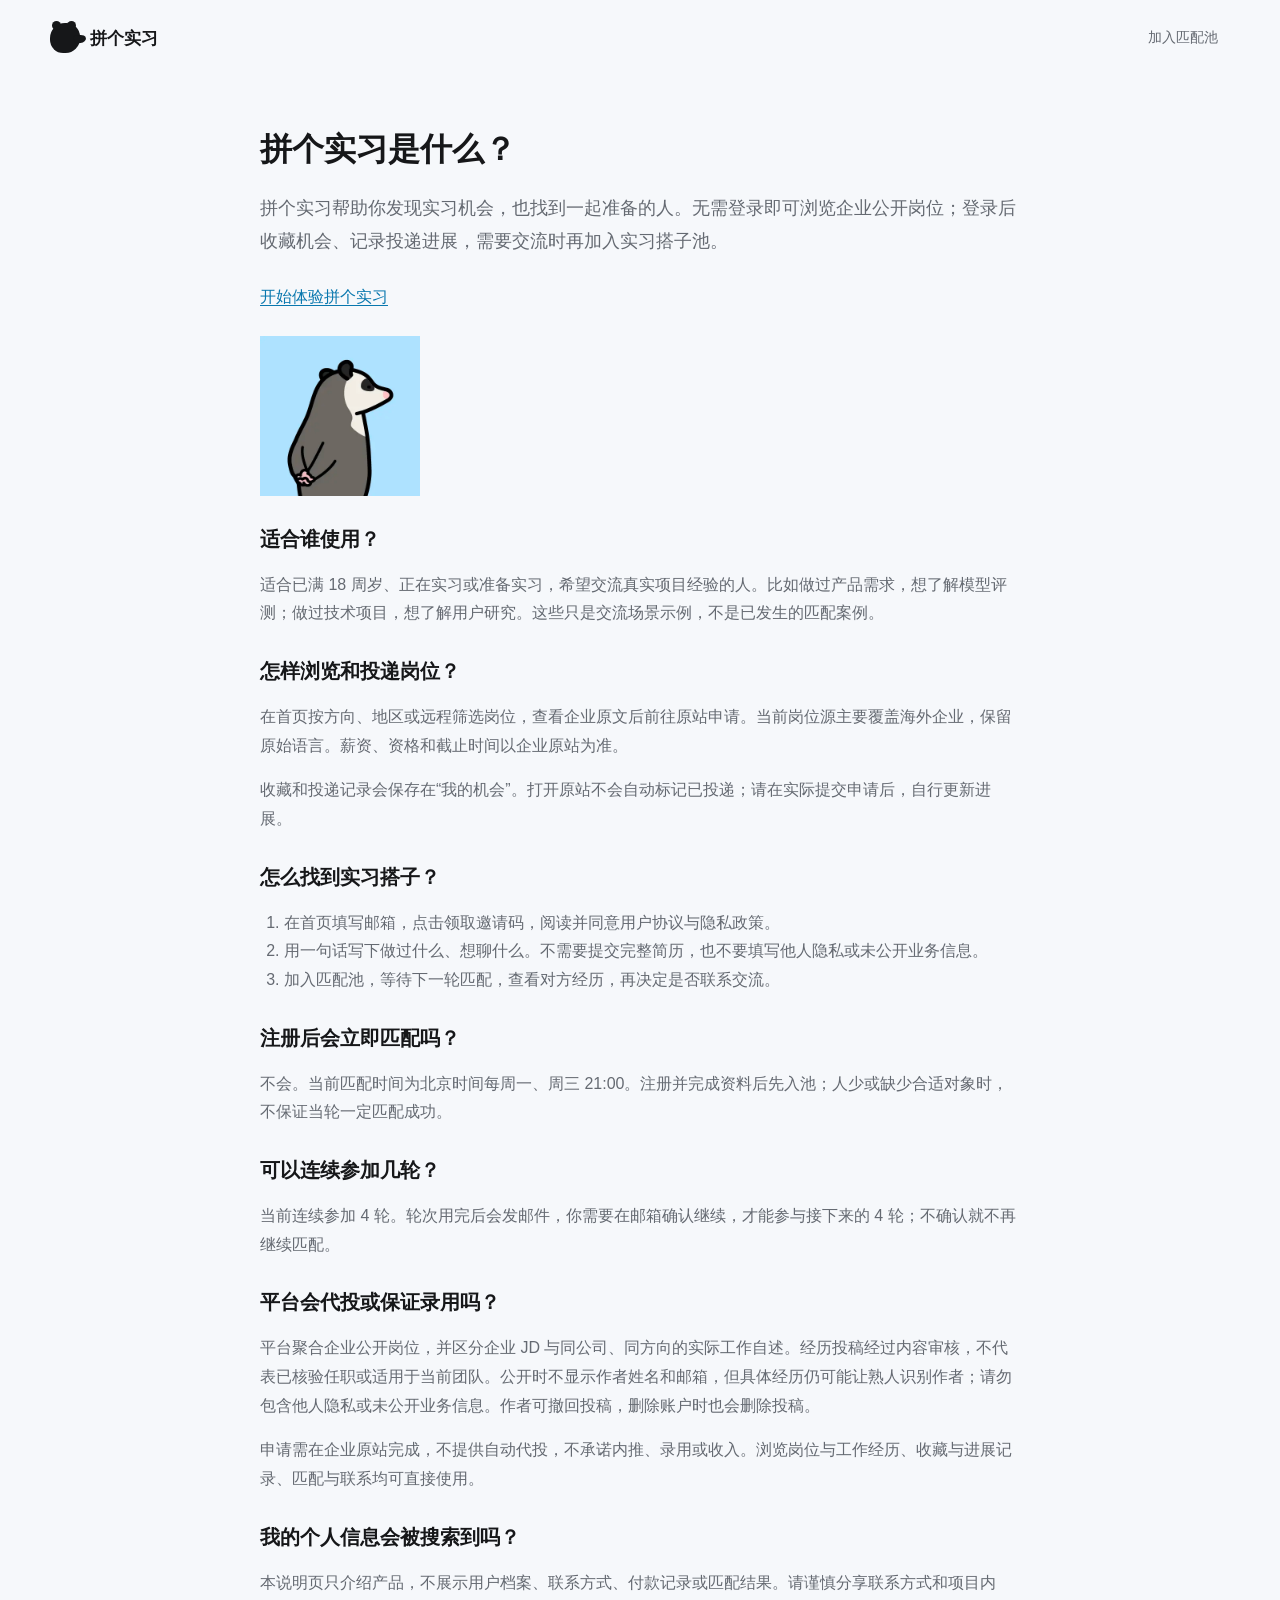
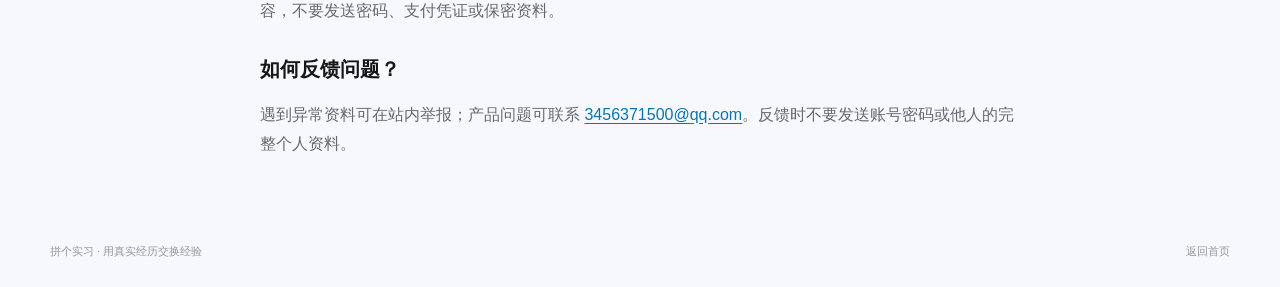
<file: about.html>
<!doctype html>
<html lang="zh-CN">
  <head>
    <meta charset="UTF-8" />
    <meta name="viewport" content="width=device-width, initial-scale=1.0" />
    <meta name="theme-color" content="#f6f8fb" />
    <title>拼个实习是什么？实习搭子匹配流程与常见问题</title>
    <meta name="description" content="了解拼个实习适合谁、如何寻找实习搭子、何时匹配，以及参与轮次和隐私注意事项。用真实项目经历交换经验，不保证匹配或录用。" />
    <meta name="robots" content="index,follow,max-image-preview:large" />
    <link rel="canonical" href="https://shixi.seu-link.fit/about" />
    <meta property="og:type" content="website" />
    <meta property="og:locale" content="zh_CN" />
    <meta property="og:site_name" content="拼个实习" />
    <meta property="og:title" content="拼个实习是什么？实习搭子匹配流程与常见问题" />
    <meta property="og:description" content="用真实项目经历，找能互相交换经验的实习搭子。" />
    <meta property="og:url" content="https://shixi.seu-link.fit/about" />
    <meta property="og:image" content="https://shixi.seu-link.fit/assets/pingo-mascot.webp" />
    <link rel="icon" href="/assets/pingo-mascot.webp" />
    <link rel="stylesheet" href="/styles.css?v=20261004.seo1" />
  </head>
  <body>
    <div class="site-shell">
      <header class="topbar">
        <a class="brand guide-link" href="/" aria-label="拼个实习首页">
          <span class="brand-mark" aria-hidden="true"><span></span><span></span></span>
          <span>拼个实习</span>
        </a>
        <a class="text-button guide-link" href="/">加入匹配池</a>
      </header>
      <main class="product-guide" itemscope itemtype="https://schema.org/WebApplication">
        <h1><span itemprop="name">拼个实习</span>是什么？</h1>
        <p class="guide-summary" itemprop="description">拼个实习帮助你发现实习机会，也找到一起准备的人。无需登录即可浏览企业公开岗位；登录后收藏机会、记录投递进展，需要交流时再加入实习搭子池。</p>
        <a class="guide-entry" itemprop="url" href="https://shixi.seu-link.fit/">开始体验拼个实习</a>
        <img class="guide-mascot" itemprop="image" src="/assets/pingo-mascot.webp" alt="拼个实习吉祥物" width="160" height="160" />
        <section>
          <h2>适合谁使用？</h2>
          <p>适合已满 18 周岁、正在实习或准备实习，希望交流真实项目经验的人。比如做过产品需求，想了解模型评测；做过技术项目，想了解用户研究。这些只是交流场景示例，不是已发生的匹配案例。</p>
        </section>
        <section>
          <h2>怎样浏览和投递岗位？</h2>
          <p>在首页按方向、地区或远程筛选岗位，查看企业原文后前往原站申请。当前岗位源主要覆盖海外企业，保留原始语言。薪资、资格和截止时间以企业原站为准。</p>
          <p>收藏和投递记录会保存在“我的机会”。打开原站不会自动标记已投递；请在实际提交申请后，自行更新进展。</p>
          <h2>怎么找到实习搭子？</h2>
          <ol>
            <li>在首页填写邮箱，点击领取邀请码，阅读并同意用户协议与隐私政策。</li>
            <li>用一句话写下做过什么、想聊什么。不需要提交完整简历，也不要填写他人隐私或未公开业务信息。</li>
            <li>加入匹配池，等待下一轮匹配，查看对方经历，再决定是否联系交流。</li>
          </ol>
        </section>
        <section>
          <h2>注册后会立即匹配吗？</h2>
          <p>不会。当前匹配时间为北京时间每周一、周三 21:00。注册并完成资料后先入池；人少或缺少合适对象时，不保证当轮一定匹配成功。</p>
          <h2>可以连续参加几轮？</h2>
          <p>当前连续参加 4 轮。轮次用完后会发邮件，你需要在邮箱确认继续，才能参与接下来的 4 轮；不确认就不再继续匹配。</p>
          <h2>平台会代投或保证录用吗？</h2>
          <p>平台聚合企业公开岗位，并区分企业 JD 与同公司、同方向的实际工作自述。经历投稿经过内容审核，不代表已核验任职或适用于当前团队。公开时不显示作者姓名和邮箱，但具体经历仍可能让熟人识别作者；请勿包含他人隐私或未公开业务信息。作者可撤回投稿，删除账户时也会删除投稿。</p>
          <p>申请需在企业原站完成，不提供自动代投，不承诺内推、录用或收入。浏览岗位与工作经历、收藏与进展记录、匹配与联系均可直接使用。</p>
          <h2>我的个人信息会被搜索到吗？</h2>
          <p>本说明页只介绍产品，不展示用户档案、联系方式、付款记录或匹配结果。请谨慎分享联系方式和项目内容，不要发送密码、支付凭证或保密资料。</p>
          <h2>如何反馈问题？</h2>
          <p>遇到异常资料可在站内举报；产品问题可联系 <a href="mailto:3456371500@qq.com">3456371500@qq.com</a>。反馈时不要发送账号密码或他人的完整个人资料。</p>
        </section>
      </main>
      <footer>
        <span>拼个实习 · 用真实经历交换经验</span>
        <a href="/">返回首页</a>
      </footer>
    </div>
  </body>
</html>
</file>
<file: styles.css>
:root {
  --ink: #161719;
  --muted: #656a72;
  --faint: #9298a1;
  --surface: #f6f8fb;
  --white: #ffffff;
  --line: #e4e8ee;
  --blue: #a9dcf7;
  --blue-strong: #1598db;
  --coral: #ff6f70;
  --green: #41a871;
  --shadow: 0 18px 50px rgba(31, 45, 61, 0.1);
  --ease-out: cubic-bezier(0.16, 1, 0.3, 1);
}

* { box-sizing: border-box; }

html { scroll-behavior: smooth; }

body {
  margin: 0;
  min-width: 320px;
  color: var(--ink);
  background: var(--surface);
  font-family: -apple-system, BlinkMacSystemFont, "SF Pro Display", "PingFang SC", "Microsoft YaHei", sans-serif;
  letter-spacing: 0;
  -webkit-font-smoothing: antialiased;
}

button, input { font: inherit; letter-spacing: 0; }
button { color: inherit; }
button, .match-card { -webkit-tap-highlight-color: transparent; }
button:active { transform: scale(0.975); }
button:focus-visible, input:focus-visible { outline: 3px solid rgba(21, 152, 219, 0.28); outline-offset: 3px; }
::selection { color: #08131a; background: var(--blue); }

.is-hidden { display: none !important; }
.site-shell { min-height: 100vh; display: flex; flex-direction: column; position: relative; z-index: 0; }
.guide-link { text-decoration: none; color: var(--ink); }
.product-guide { width: min(760px, calc(100% - 32px)); margin: 32px auto 48px; line-height: 1.8; overflow-wrap: anywhere; }
.product-guide h1 { font-size: 32px; line-height: 1.3; letter-spacing: 0; }
.product-guide h2 { font-size: 20px; line-height: 1.5; margin-top: 28px; letter-spacing: 0; }
.product-guide p, .product-guide li { color: var(--muted); }
.product-guide ol { padding-left: 24px; }
.product-guide a { color: #0877ae; text-underline-offset: 3px; }
.guide-summary { font-size: 18px; }
.guide-entry { display: inline-block; margin: 8px 0; }
.guide-mascot { display: block; object-fit: contain; margin-top: 16px; }
.footer-links { flex-wrap: wrap; }

.topbar {
  width: min(1180px, calc(100% - 48px));
  height: 76px;
  margin: 0 auto;
  display: flex;
  align-items: center;
  justify-content: space-between;
}

.brand, .text-button, .avatar-button, footer button, .close-button, .demo-unlock {
  border: 0;
  background: none;
  cursor: pointer;
}

.brand { display: flex; align-items: center; gap: 10px; padding: 8px 0; font-size: 17px; font-weight: 700; }
.brand-mark { width: 30px; height: 30px; position: relative; display: inline-block; background: var(--ink); border-radius: 50% 45% 48% 44%; }
.brand-mark::after { content: ""; position: absolute; width: 12px; height: 8px; right: -6px; top: 12px; border-radius: 60% 100% 100% 60%; background: var(--ink); transform: rotate(-8deg); }
.brand-mark span:first-child, .brand-mark span:last-child { position: absolute; width: 9px; height: 9px; border-radius: 50%; background: var(--ink); top: -2px; }
.brand-mark span:first-child { left: 2px; }
.brand-mark span:last-child { right: 4px; }
.top-actions { display: flex; align-items: center; gap: 12px; }
.text-button { padding: 9px 12px; color: var(--muted); font-size: 14px; }
.text-button:hover { color: var(--ink); }
.avatar-button { width: 34px; height: 34px; border-radius: 50%; background: var(--ink); color: white; font-weight: 700; }

main { flex: 1; }
.login-view { width: min(1180px, calc(100% - 48px)); min-height: calc(100vh - 144px); margin: 0 auto; display: grid; grid-template-columns: 0.92fr 1.08fr; align-items: center; gap: 64px; padding: 40px 0 86px; }
.login-copy { padding-left: clamp(0px, 3vw, 42px); }
.login-copy h1 { max-width: 620px; margin: 0; font-size: clamp(48px, 6.3vw, 84px); line-height: 0.99; letter-spacing: -0.04em; font-weight: 750; }
.login-copy > p { max-width: 460px; margin: 28px 0 0; color: var(--muted); font-size: 18px; line-height: 1.7; }
.pool-rally {
  max-width: 460px;
  margin: 22px 0 0;
  padding: 14px 16px;
  border-radius: 14px;
  background: #e7f5fd;
  color: #0b6ea8;
  font-size: 16px;
  line-height: 1.5;
  font-weight: 650;
}
.pool-rally strong { color: var(--ink); font-size: 22px; letter-spacing: -0.04em; }
.pool-countdown { max-width: 460px; margin: 18px 0 0; color: var(--ink); font-size: 15px; font-weight: 700; letter-spacing: -0.02em; }
.match-logic {
  max-width: 460px;
  margin: 22px 0 0;
  padding: 0;
  list-style: none;
  counter-reset: logic;
}
.match-logic li {
  position: relative;
  margin: 0;
  padding: 11px 0 11px 36px;
  border-top: 1px solid var(--line);
  color: var(--muted);
  font-size: 15px;
  line-height: 1.5;
  counter-increment: logic;
}
.match-logic li:first-child { border-top: 0; padding-top: 0; }
.match-logic li::before {
  content: counter(logic);
  position: absolute;
  left: 0;
  top: 11px;
  width: 22px;
  height: 22px;
  display: grid;
  place-items: center;
  border-radius: 50%;
  background: var(--ink);
  color: white;
  font-size: 11px;
  font-weight: 700;
}
.match-logic li:first-child::before { top: 0; }
.match-logic strong { color: var(--ink); font-weight: 700; margin-right: 6px; }

.login-stage { min-height: 620px; position: relative; display: flex; align-items: flex-end; justify-content: center; overflow: hidden; border-radius: 28px; background: var(--blue); }
.mascot-wrap { position: absolute; inset: 0; }
.mascot-wrap img { width: 100%; height: 100%; object-fit: cover; image-rendering: auto; }
.mascot-wrap::after { content: ""; position: absolute; inset: 42% 0 0; background: linear-gradient(to bottom, rgba(169, 220, 247, 0), rgba(169, 220, 247, 0.88) 64%, var(--blue)); }
.float-note { position: absolute; z-index: 2; padding: 9px 13px; background: rgba(255,255,255,.92); border-radius: 10px; box-shadow: 0 10px 28px rgba(35,58,75,.12); font-size: 12px; font-weight: 650; }
.note-one { top: 10%; left: 7%; transform: rotate(-3deg); }
.note-two { top: 24%; right: 6%; transform: rotate(3deg); }
.login-panel { width: min(420px, calc(100% - 40px)); position: relative; z-index: 3; margin-bottom: 22px; padding: 28px; border-radius: 16px; background: var(--white); box-shadow: 0 24px 70px rgba(44,63,76,.18); }
.login-heading { margin-bottom: 22px; }
.login-heading h2 { margin: 0 0 6px; font-size: 25px; line-height: 1.2; letter-spacing: -0.025em; }
.login-heading p, .privacy-note { margin: 0; color: var(--muted); font-size: 13px; }
.login-panel label { display: block; margin: 15px 0 7px; color: #444951; font-size: 13px; font-weight: 600; }
.login-panel label span { color: var(--faint); font-weight: 400; }
.input-wrap { position: relative; }
.input-wrap input { padding-right: 38px; }
.input-status { position: absolute; right: 15px; top: 50%; width: 8px; height: 8px; border-radius: 50%; transform: translateY(-50%); }
input { width: 100%; height: 48px; border: 1px solid #d9dee5; border-radius: 10px; background: rgba(255,255,255,.8); padding: 0 14px; color: var(--ink); transition: border-color 180ms ease, box-shadow 180ms ease; }
input::placeholder { color: #9ba1aa; }
input:focus { border-color: var(--blue-strong); box-shadow: 0 0 0 4px rgba(21, 152, 219, .08); outline: 0; }
.form-error { min-height: 20px; margin: 6px 0 2px; color: #d93d45; font-size: 12px; }
.primary-button { min-height: 49px; width: 100%; padding: 0 16px; border: 0; border-radius: 10px; display: flex; align-items: center; justify-content: space-between; cursor: pointer; background: var(--ink); color: var(--white); font-weight: 650; transition: transform 110ms ease, background 180ms ease; }
.primary-button:hover { background: #2b2d30; }
.arrow { font-size: 20px; font-weight: 400; }
.privacy-note { margin-top: 13px; text-align: center; font-size: 11px; }
.primary-button:disabled { opacity: .55; cursor: default; transform: none; }
.chip-label { margin: 18px 0 10px; color: #444951; font-size: 13px; font-weight: 600; }
.chip-label span { color: var(--faint); font-weight: 400; }
.hint-row { display: flex; gap: 8px; flex-wrap: wrap; margin: 10px 0 0; }
.hint-chip { padding: 4px 8px; border-radius: 999px; background: #eef7fc; color: #26739c; font-size: 11px; font-weight: 650; }
.match-deck.has-five { grid-template-columns: 1.35fr 1fr 1fr; }
.match-deck.has-five .match-card.is-active { grid-row: span 2; }
.member-filters { display: grid; grid-template-columns: repeat(3, minmax(0, 1fr)); gap: 10px; margin: 0 0 14px; }
.member-filters label { display: grid; gap: 6px; color: #5f6570; font-size: 11px; font-weight: 650; }
.member-filters select { height: 40px; border: 1px solid #dfe4e9; border-radius: 10px; background: white; padding: 0 10px; color: var(--ink); }
.same-city-row { display: flex; align-items: center; gap: 8px; margin: 16px 0 8px; color: #444951; font-size: 13px; font-weight: 600; }
.same-city-row input { width: 16px; height: 16px; }
.remember-row { display: flex; align-items: center; gap: 8px; margin: 14px 0 4px; color: #444951; font-size: 13px; font-weight: 600; }
.remember-row input { width: 16px; height: 16px; }
.sheet-note { font-size: 12px !important; }
.review-view { width: min(840px, calc(100% - 48px)); margin: 0 auto; padding: 72px 0 96px; }
.review-heading { display: flex; align-items: start; justify-content: space-between; gap: 24px; margin-bottom: 28px; }
.review-heading h1 { margin: 3px 0 8px; font-size: 34px; }
.review-heading p { max-width: 520px; margin: 0; color: var(--muted); line-height: 1.6; }
.review-eyebrow { color: var(--blue-strong) !important; font-size: 12px; font-weight: 700; }
.review-panel { padding: 20px; border-radius: 8px; background: white; box-shadow: 0 12px 30px rgba(39, 53, 69, .06); }
.review-toolbar { display: flex; align-items: center; justify-content: space-between; padding-bottom: 12px; border-bottom: 1px solid var(--line); color: var(--muted); font-size: 13px; }
.review-order { display: grid; grid-template-columns: minmax(0, 1fr) auto; gap: 8px 20px; padding: 18px 0; border-bottom: 1px solid var(--line); }
.review-order strong { display: block; margin-bottom: 4px; }
.review-order > div:first-child span, .review-order-meta { color: var(--muted); font-size: 12px; }
.review-order-meta { display: grid; gap: 3px; }
.review-approve { width: 148px; min-height: 42px; grid-row: 1 / span 2; align-self: center; font-size: 12px; }
.review-empty { margin: 26px 0 6px; color: var(--muted); text-align: center; }
.import-view { max-width: 940px; }
.import-panel, .import-history { margin-bottom: 16px; }
.import-grid { display: grid; grid-template-columns: 1fr 180px; gap: 14px; }
.import-panel label, .import-preview label { display: grid; gap: 7px; margin: 14px 0; color: #444951; font-size: 13px; font-weight: 650; }
.import-panel input, .import-panel select { height: 42px; border: 1px solid var(--line); border-radius: 8px; padding: 0 11px; background: white; color: var(--ink); }
.import-text { width: 100%; min-height: 190px; padding: 12px; border: 1px solid var(--line); border-radius: 8px; background: #f6f8fa; color: var(--ink); font: 13px/1.6 ui-monospace, SFMono-Regular, Menlo, monospace; resize: vertical; }
.import-preview .import-text { min-height: 260px; }
.import-batch { display: grid; gap: 4px; padding: 14px 0; border-bottom: 1px solid var(--line); }
.import-batch span, .import-batch small { color: var(--muted); font-size: 12px; }
@media (max-width: 620px) { .import-grid { grid-template-columns: 1fr; } }
@media (max-width: 620px) { .review-view { width: min(100% - 28px, 840px); padding-top: 36px; } .review-heading { display: block; } .review-heading > .text-button { display: inline-block; margin-top: 12px; } .review-order { grid-template-columns: 1fr; } .review-approve { width: 100%; grid-row: auto; } }
.lock-copy .text-button { margin-top: 10px; color: var(--blue-strong); }
.profile-view { width: min(760px, calc(100% - 48px)); margin: 0 auto; padding: 36px 0 90px; }
.profile-intro h1 { margin: 0 0 9px; font-size: clamp(40px, 5vw, 64px); line-height: 1; letter-spacing: -0.04em; }
.profile-intro p { margin: 0 0 28px; color: var(--muted); font-size: 15px; }
.profile-card { padding: 28px; border-radius: 16px; background: white; box-shadow: 0 16px 42px rgba(39, 53, 69, .08); }
.profile-grid { display: grid; grid-template-columns: 1fr 1fr; gap: 0 16px; }
.profile-card label { display: block; margin: 15px 0 7px; color: #444951; font-size: 13px; font-weight: 600; }
.profile-tags { margin: 0 0 8px; flex-wrap: wrap; }
.profile-card .primary-button { margin-top: 8px; }
.profile-guide { margin: 18px 0 0; color: var(--muted); font-size: 12px; }
.intro-draft { width: 100%; min-height: 120px; resize: vertical; margin: 0 0 8px; padding: 14px; border: 1px solid var(--line); border-radius: 10px; color: var(--ink); background: #f6f8fa; font: 14px/1.65 inherit; }
.parse-intro-button { margin: 0 0 12px; padding: 0; color: var(--blue-strong); font-size: 13px; }
.intro-draft-compact { min-height: 72px; padding: 10px 12px; line-height: 1.45; resize: none; }
.invite-claim { display: block; margin: 7px 0 2px; padding: 0; border: 0; border-bottom: 1px solid currentColor; background: transparent; color: var(--blue-strong); cursor: pointer; font: 13px/1.4 inherit; }
.invite-claim:hover { color: var(--ink); }
.invite-claim.is-claimed { color: var(--muted); border-bottom-color: transparent; cursor: default; }

.results-view { width: min(1180px, calc(100% - 48px)); margin: 0 auto; padding: 54px 0 90px; }
.results-intro { display: flex; align-items: end; justify-content: space-between; margin-bottom: 28px; }
.results-intro h1 { margin: 0 0 9px; font-size: clamp(40px, 5vw, 64px); line-height: 1; letter-spacing: -0.04em; }
.results-intro p { margin: 0; color: var(--muted); font-size: 15px; }
.sample-label { padding: 7px 10px; border-radius: 999px; background: #e9edf2; color: #6b717a; font-size: 11px; }
.view-tabs { width: fit-content; margin: 0 0 22px; padding: 4px; display: flex; gap: 2px; border-radius: 10px; background: #e9edf2; }
.view-tab { min-width: 104px; height: 38px; padding: 0 16px; border: 0; border-radius: 7px; background: transparent; color: var(--muted); cursor: pointer; font-size: 13px; font-weight: 650; }
.view-tab.is-selected { background: white; color: var(--ink); box-shadow: 0 3px 12px rgba(39,53,69,.08); }
.unlock-progress { margin-bottom: 14px; padding: 14px 18px; display: grid; grid-template-columns: auto 1fr auto 1fr auto; align-items: center; border-radius: 12px; background: white; }
.progress-step { display: flex; align-items: center; gap: 10px; color: var(--faint); }
.progress-step > span { width: 28px; height: 28px; flex: 0 0 28px; display: grid; place-items: center; border-radius: 50%; background: #e9edf2; font-size: 11px; font-weight: 750; }
.progress-step p { margin: 0; }
.progress-step strong, .progress-step small { display: block; white-space: nowrap; }
.progress-step strong { color: #666c75; font-size: 12px; }
.progress-step small { margin-top: 2px; color: var(--faint); font-size: 10px; }
.progress-step.is-done > span { background: var(--ink); color: white; }
.progress-step.is-done strong { color: var(--ink); }
.progress-line { height: 1px; margin: 0 16px; background: #dfe4ea; }
.progress-line.is-done { background: var(--blue-strong); }
.match-deck { display: grid; grid-template-columns: 1.45fr .775fr .775fr; gap: 14px; }
.match-card { min-height: 530px; padding: 28px; border-radius: 16px; background: var(--white); box-shadow: 0 16px 42px rgba(39, 53, 69, .08); overflow: hidden; position: relative; }
.match-carousel-indicator { display: none; }
.match-card.pool-wait {
  min-height: 0;
  grid-column: 1 / -1;
  background: linear-gradient(180deg, #eef8fd 0%, #fff 42%);
}
.pool-kicker { margin: 0 0 10px; color: #0b6ea8; font-size: 13px; font-weight: 750; letter-spacing: 0.04em; }
.match-card.pool-wait h2 { margin: 0 0 12px; max-width: 16ch; font-size: clamp(28px, 4vw, 42px); line-height: 1.1; letter-spacing: -0.04em; }
.match-card.pool-wait > p { margin: 0; max-width: 42ch; color: var(--muted); font-size: 16px; line-height: 1.65; }
.pool-meter {
  margin-top: 28px;
  padding: 16px 18px;
  border-radius: 14px;
  background: white;
  box-shadow: 0 10px 28px rgba(39, 53, 69, .06);
  color: var(--ink);
  font-size: 15px;
}
.pool-meter strong { font-size: 28px; letter-spacing: -0.04em; }
.match-card.pool-wait .early-match-button {
  display: block;
  margin: 16px 0 0;
  padding-left: 0;
  color: #0b6ea8;
  font-weight: 700;
}
.bottom-sheet .early-dismiss {
  display: block;
  width: 100%;
  margin-top: 8px;
  text-align: center;
}
.match-topline { display: flex; justify-content: space-between; align-items: center; margin-bottom: 30px; }
.match-number { color: var(--muted); font-size: 13px; }
.match-score { color: var(--green); font-size: 12px; }
.match-score strong { font-size: 19px; }
.person-row { display: flex; align-items: center; gap: 15px; }
.person-avatar { width: 58px; height: 58px; display: grid; place-items: center; border-radius: 18px; color: #152631; font-size: 22px; font-weight: 750; }
.avatar-lin { background: var(--blue); }
.person-row h2 { margin: 0 0 5px; font-size: 26px; letter-spacing: -0.02em; }
.person-row p { margin: 0; color: var(--muted); font-size: 13px; }
.match-reason { margin: 28px 0 20px; padding: 20px 0; border-top: 1px solid var(--line); border-bottom: 1px solid var(--line); }
.match-reason p { margin: 0; font-size: 17px; line-height: 1.65; }
.match-reason strong { color: #0786c8; }
.tag-row { display: flex; gap: 7px; flex-wrap: wrap; }
.tag-row span { padding: 7px 10px; border-radius: 7px; background: #eef7fc; color: #26739c; font-size: 12px; }
.exchange-grid { display: grid; grid-template-columns: 1fr 1fr; gap: 12px; margin: 22px 0; }
.exchange-grid div { padding: 14px; border-radius: 10px; background: #f5f7f9; }
.exchange-grid span { color: var(--faint); font-size: 11px; }
.exchange-grid p { margin: 7px 0 0; font-size: 13px; line-height: 1.55; }
.contact-button { margin-top: auto; }

.is-locked { padding: 0; background: #eef1f5; box-shadow: none; }
.locked-preview { height: 52%; padding: 24px; text-align: center; filter: blur(4px); opacity: .42; user-select: none; }
.locked-preview > span { float: right; font-size: 13px; color: var(--green); }
.blur-avatar { clear: both; width: 70px; height: 70px; margin: 46px auto 17px; display: grid; place-items: center; border-radius: 22px; font-size: 23px; font-weight: 750; }
.preview-chen .blur-avatar { background: #ffd5bf; }
.preview-zhou .blur-avatar { background: #c9d6ff; }
.locked-preview h2 { margin: 0 0 7px; font-size: 23px; }
.locked-preview p { margin: 0; color: var(--muted); font-size: 13px; }
.lock-copy { position: absolute; inset: 42% 0 0; padding: 40px 22px 22px; text-align: center; background: rgba(255,255,255,.92); backdrop-filter: blur(14px); }
.lock-icon { width: 32px; height: 28px; margin: 0 auto 18px; position: relative; border-radius: 8px; background: var(--ink); }
.lock-icon::before { content: ""; position: absolute; width: 15px; height: 13px; left: 6px; top: -10px; border: 3px solid var(--ink); border-bottom: 0; border-radius: 10px 10px 0 0; }
.lock-copy h3 { margin: 0 0 8px; font-size: 17px; }
.lock-copy p { margin: 0; color: var(--muted); font-size: 12px; line-height: 1.5; }

.invite-strip { margin-top: 16px; min-height: 180px; display: grid; grid-template-columns: 140px 1fr auto; align-items: center; gap: 28px; overflow: hidden; border-radius: 16px; background: var(--blue); padding: 0 28px 0 0; }
.invite-visual { align-self: stretch; overflow: hidden; }
.invite-visual img { width: 100%; height: 100%; object-fit: cover; object-position: 42% 34%; }
.invite-copy h2 { margin: 0 0 8px; font-size: 25px; letter-spacing: -0.02em; }
.invite-copy p { margin: 0; color: #3e667c; font-size: 14px; }
.invite-action { width: 250px; }
.code-box { display: flex; justify-content: space-between; align-items: center; margin-bottom: 9px; padding: 9px 12px; border-radius: 9px; background: rgba(255,255,255,.58); }
.code-box span { color: #486b7e; font-size: 10px; }
.code-box strong { font-size: 13px; }
.demo-unlock { display: block; width: 100%; margin-top: 8px; padding: 4px; color: #3a6176; font-size: 11px; text-decoration: underline; text-underline-offset: 3px; }

.explore-panel { min-height: 620px; }
.explore-head { display: flex; align-items: end; justify-content: space-between; gap: 32px; margin-bottom: 18px; }
.explore-head h2 { margin: 0 0 7px; font-size: 27px; letter-spacing: -0.025em; }
.explore-head p { margin: 0; color: var(--muted); font-size: 12px; }
.member-search { width: min(360px, 100%); position: relative; }
.member-search input { height: 44px; padding-left: 40px; background: white; }
.search-icon { position: absolute; z-index: 1; left: 15px; top: 13px; width: 14px; height: 14px; border: 1.8px solid #737983; border-radius: 50%; }
.search-icon::after { content: ""; position: absolute; width: 6px; height: 1.8px; right: -5px; bottom: -2px; border-radius: 2px; background: #737983; transform: rotate(45deg); }
.filter-row { display: flex; gap: 7px; margin: 0 0 14px; overflow-x: auto; scrollbar-width: none; }
.filter-row::-webkit-scrollbar { display: none; }
.filter-chip { height: 34px; flex: 0 0 auto; padding: 0 13px; border: 1px solid #dfe4e9; border-radius: 999px; background: transparent; color: #5f6570; cursor: pointer; font-size: 12px; }
.filter-chip.is-active { border-color: var(--ink); background: var(--ink); color: white; }
.member-table { overflow: hidden; border-radius: 14px; background: white; box-shadow: 0 16px 42px rgba(39,53,69,.06); }
.member-table-head, .member-row { display: grid; grid-template-columns: minmax(220px, .85fr) minmax(270px, 1.1fr) minmax(250px, .8fr); align-items: center; gap: 24px; }
.member-table-head { min-height: 42px; padding: 0 22px; border-bottom: 1px solid var(--line); color: var(--faint); font-size: 10px; }
.member-row { width: 100%; min-height: 88px; padding: 14px 22px; border: 0; border-bottom: 1px solid #edf0f3; background: white; text-align: left; cursor: pointer; transition: background 160ms ease; }
.member-row:last-of-type { border-bottom: 0; }
.member-row:hover { background: #f7f9fb; }
.member-person { display: flex; align-items: center; gap: 12px; min-width: 0; }
.member-avatar { width: 42px; height: 42px; flex: 0 0 42px; display: grid; place-items: center; border-radius: 13px; color: #26323a; font-size: 14px; font-style: normal; font-weight: 750; }
.member-person strong, .member-person small { display: block; }
.member-person strong { margin-bottom: 4px; font-size: 14px; }
.member-person small { color: var(--muted); font-size: 11px; }
.member-skill { color: #3d424a; font-size: 13px; line-height: 1.55; }
.member-tags { display: flex; gap: 6px; flex-wrap: wrap; }
.member-tags i { padding: 6px 8px; border-radius: 6px; background: #eef7fc; color: #26739c; font-size: 10px; font-style: normal; }
.tone-blue { background: #b8e3f8; }
.tone-coral { background: #ffd5c8; }
.tone-violet { background: #d9d6ff; }
.tone-green { background: #caead8; }
.tone-yellow { background: #f8e7a8; }
.tone-gray { background: #dce1e7; }
.tone-red { background: #ffd0d2; }
.tone-pink { background: #f3d1eb; }
.tone-cyan { background: #bde7e8; }
.tone-orange { background: #ffdaba; }
.empty-members { padding: 80px 20px; color: var(--muted); text-align: center; font-size: 13px; }

footer { width: min(1180px, calc(100% - 48px)); margin: auto auto 0; padding: 22px 0 28px; display: flex; justify-content: space-between; align-items: center; gap: 16px; color: var(--faint); font-size: 11px; }
footer a { color: var(--faint); text-decoration: none; }
footer a:hover { color: var(--ink); }
.footer-links { display: flex; align-items: center; gap: 16px; }
footer button { padding: 0; color: var(--faint); font-size: 11px; }

.sheet-backdrop { position: fixed; inset: 0; z-index: 1000; background: rgba(22, 23, 25, .32); animation: fadeIn 220ms ease-out both; }
.bottom-sheet { width: min(540px, calc(100% - 24px)); max-height: min(720px, calc(100vh - 40px)); position: fixed; z-index: 1001; left: 50%; bottom: 12px; transform: translateX(-50%); overflow: auto; border-radius: 16px; background: var(--white); box-shadow: 0 30px 90px rgba(17,29,38,.22); padding: 34px; animation: sheetIn 420ms var(--ease-out) both; }
.sheet-handle { display: none; }
.close-button { position: absolute; right: 16px; top: 14px; width: 34px; height: 34px; border-radius: 50%; background: #eef1f4; color: #656a72; font-size: 23px; line-height: 1; }
.sheet-content h2, #sheetContent h2 { margin: 8px 40px 12px 0; font-size: 28px; letter-spacing: -0.03em; }
#sheetContent p { color: var(--muted); line-height: 1.7; }
#sheetContent ol { margin: 24px 0; padding: 0; list-style: none; counter-reset: step; }
#sheetContent li { counter-increment: step; display: grid; grid-template-columns: 32px 1fr; gap: 12px; margin: 18px 0; line-height: 1.55; }
#sheetContent li::before { content: counter(step); width: 28px; height: 28px; display: grid; place-items: center; border-radius: 50%; background: var(--blue); font-size: 12px; font-weight: 700; }
.email-draft { width: 100%; min-height: 180px; resize: vertical; margin: 10px 0 14px; padding: 14px; border: 1px solid var(--line); border-radius: 10px; color: var(--ink); background: #f6f8fa; font: 13px/1.7 ui-monospace, SFMono-Regular, Menlo, monospace; }
.toast { position: fixed; z-index: 1100; left: 50%; bottom: 24px; transform: translate(-50%, 18px); opacity: 0; pointer-events: none; padding: 11px 16px; border-radius: 999px; background: rgba(22,23,25,.92); color: white; font-size: 12px; transition: opacity 220ms ease, transform 320ms var(--ease-out); }
.toast.is-visible { opacity: 1; transform: translate(-50%, 0); }

.match-card.is-unlocking { animation: unlock 600ms var(--ease-out) both; }
.match-card.is-unlocking .locked-preview { filter: none; opacity: 1; }
.match-card.is-unlocking .lock-copy { opacity: 0; pointer-events: none; transform: translateY(16px); transition: opacity 240ms ease, transform 320ms var(--ease-out); }
.match-card.is-unlocked { min-height: 380px; background: white; box-shadow: 0 16px 42px rgba(39,53,69,.08); cursor: pointer; }
.match-card.is-unlocked .locked-preview { height: 100%; filter: none; opacity: 1; padding-top: 50px; }
.match-card.is-unlocked .lock-copy { display: none; }
.match-card.is-unlocked::after { content: "查看详情 →"; position: absolute; bottom: 28px; left: 0; right: 0; text-align: center; color: var(--blue-strong); font-size: 12px; font-weight: 700; }

@keyframes fadeIn { from { opacity: 0; } }
@keyframes sheetIn { from { opacity: 0; transform: translate(-50%, 24px) scale(.98); } }
@keyframes unlock { 0% { transform: scale(.98); } 55% { transform: scale(1.015); } 100% { transform: scale(1); } }

@media (max-width: 920px) {
  .login-view { grid-template-columns: 1fr; gap: 38px; padding-top: 44px; }
  .login-copy { padding-left: 0; text-align: center; }
  .login-copy h1 { margin: auto; font-size: clamp(48px, 11vw, 76px); }
  .login-copy > p { margin-left: auto; margin-right: auto; }
  .pool-rally, .match-logic, .pool-countdown { margin-left: auto; margin-right: auto; }
  .match-logic { text-align: left; }
  .login-stage { width: min(640px, 100%); margin: auto; }
  .match-deck.has-five { grid-template-columns: 1fr 1fr; }
  .match-deck.has-five .match-card.is-active { grid-row: auto; grid-column: 1 / -1; }
  .member-filters { grid-template-columns: 1fr; }
  .match-card.is-active { grid-column: 1 / -1; }
  .invite-strip { grid-template-columns: 110px 1fr; padding-right: 22px; }
  .invite-action { width: auto; grid-column: 2; padding-bottom: 22px; }
  .member-table-head, .member-row { grid-template-columns: minmax(190px, .8fr) minmax(240px, 1.2fr); }
  .member-table-head span:last-child, .member-row .member-tags { display: none; }
}

@media (max-width: 620px) {
  .topbar, .login-view, .results-view, footer { width: calc(100% - 32px); }
  .topbar { height: 64px; }
  .text-button { padding-right: 0; }
  .login-view { min-height: auto; gap: 28px; padding: 20px 0 42px; }
  .login-copy h1 { font-size: 42px; line-height: .96; }
  .login-copy > p { margin-top: 14px; font-size: 14px; line-height: 1.55; }
  .match-logic { margin-top: 16px; }
  .match-logic li { font-size: 13px; padding: 9px 0 9px 32px; }
  .login-stage { min-height: 500px; border-radius: 18px; align-items: flex-end; }
  .mascot-wrap img { height: 63%; object-fit: cover; object-position: center 30%; }
  .mascot-wrap::after { inset: 34% 0 0; }
  .float-note { font-size: 10px; }
  .note-one { top: 5%; }
  .note-two { top: 14%; }
  .login-panel { width: calc(100% - 20px); margin-bottom: 10px; padding: 22px 18px; }
  .results-view { padding-top: 36px; }
  .results-intro { align-items: start; }
  .results-intro h1 { font-size: 42px; }
  .results-intro p { max-width: 260px; line-height: 1.55; }
  .sample-label { margin-top: 5px; white-space: nowrap; }
  .view-tabs { width: 100%; margin-bottom: 16px; }
  .view-tab { flex: 1; }
  .unlock-progress { grid-template-columns: 1fr; gap: 8px; padding: 12px 14px; }
  .progress-step { gap: 9px; }
  .progress-step > span { width: 24px; height: 24px; flex-basis: 24px; }
  .progress-step p { display: flex; align-items: center; gap: 7px; }
  .progress-step strong { font-size: 11px; }
  .progress-step small { margin: 0; }
  .progress-line { width: 1px; height: 8px; margin: -2px 0 -2px 11px; }
  .match-deck { display: flex; gap: 12px; overflow-x: auto; scroll-snap-type: x mandatory; padding: 4px 16px 18px; margin: 0 -16px; scrollbar-width: none; }
  .match-deck::-webkit-scrollbar { display: none; }
  .match-card { flex: 0 0 clamp(250px, calc((100vw - 32px) * .714), 360px); min-height: 550px; scroll-snap-align: start; padding: 22px; }
  .match-card.is-locked { padding: 0; }
  .match-carousel-indicator { display: flex; justify-content: center; align-items: center; gap: 6px; margin: 4px 0 22px; }
  .match-carousel-indicator.is-hidden { display: none; }
  .carousel-dot { width: 7px; height: 7px; padding: 0; border: 0; border-radius: 50%; background: #ccd4db; cursor: pointer; transition: width 180ms ease, background 180ms ease; }
  .carousel-dot.is-active { width: 22px; border-radius: 999px; background: var(--blue-strong); }
  .exchange-grid { grid-template-columns: 1fr; }
  .invite-strip { display: block; padding: 0 18px 20px; }
  .invite-visual { height: 126px; margin: 0 -18px 18px; }
  .invite-visual img { object-position: center 72%; }
  .invite-copy h2 { font-size: 21px; }
  .invite-action { width: 100%; padding: 18px 0 0; }
  .explore-head { display: block; margin-bottom: 14px; }
  .explore-head h2 { font-size: 23px; }
  .member-search { display: block; width: 100%; margin-top: 16px; }
  .filter-row { margin-right: -16px; padding-right: 16px; }
  .member-table { margin: 0 -8px; border-radius: 12px; }
  .member-table-head { display: none; }
  .member-row { min-height: 118px; grid-template-columns: 1fr; gap: 10px; padding: 17px 16px; }
  .member-row .member-tags { display: flex; }
  .member-skill { padding-left: 54px; margin-top: -4px; color: var(--muted); font-size: 12px; }
  .member-tags { padding-left: 54px; }
  .profile-view { width: calc(100% - 32px); padding-top: 20px; }
  .profile-grid { grid-template-columns: 1fr; }
  .profile-card { padding: 22px 18px; }
  footer { gap: 20px; line-height: 1.4; }
  .bottom-sheet { width: 100%; bottom: 0; border-radius: 16px 16px 0 0; padding: 30px 22px; }
  .sheet-handle { display: block; width: 40px; height: 5px; border-radius: 999px; background: #d6dae0; margin: -17px auto 18px; }
}

@media (prefers-reduced-motion: reduce) {
  *, *::before, *::after { scroll-behavior: auto !important; animation-duration: 1ms !important; transition-duration: 1ms !important; }
}

@media (prefers-reduced-transparency: reduce) {
  .login-panel, .float-note, .lock-copy, .bottom-sheet { background: white; }
}
</file>
